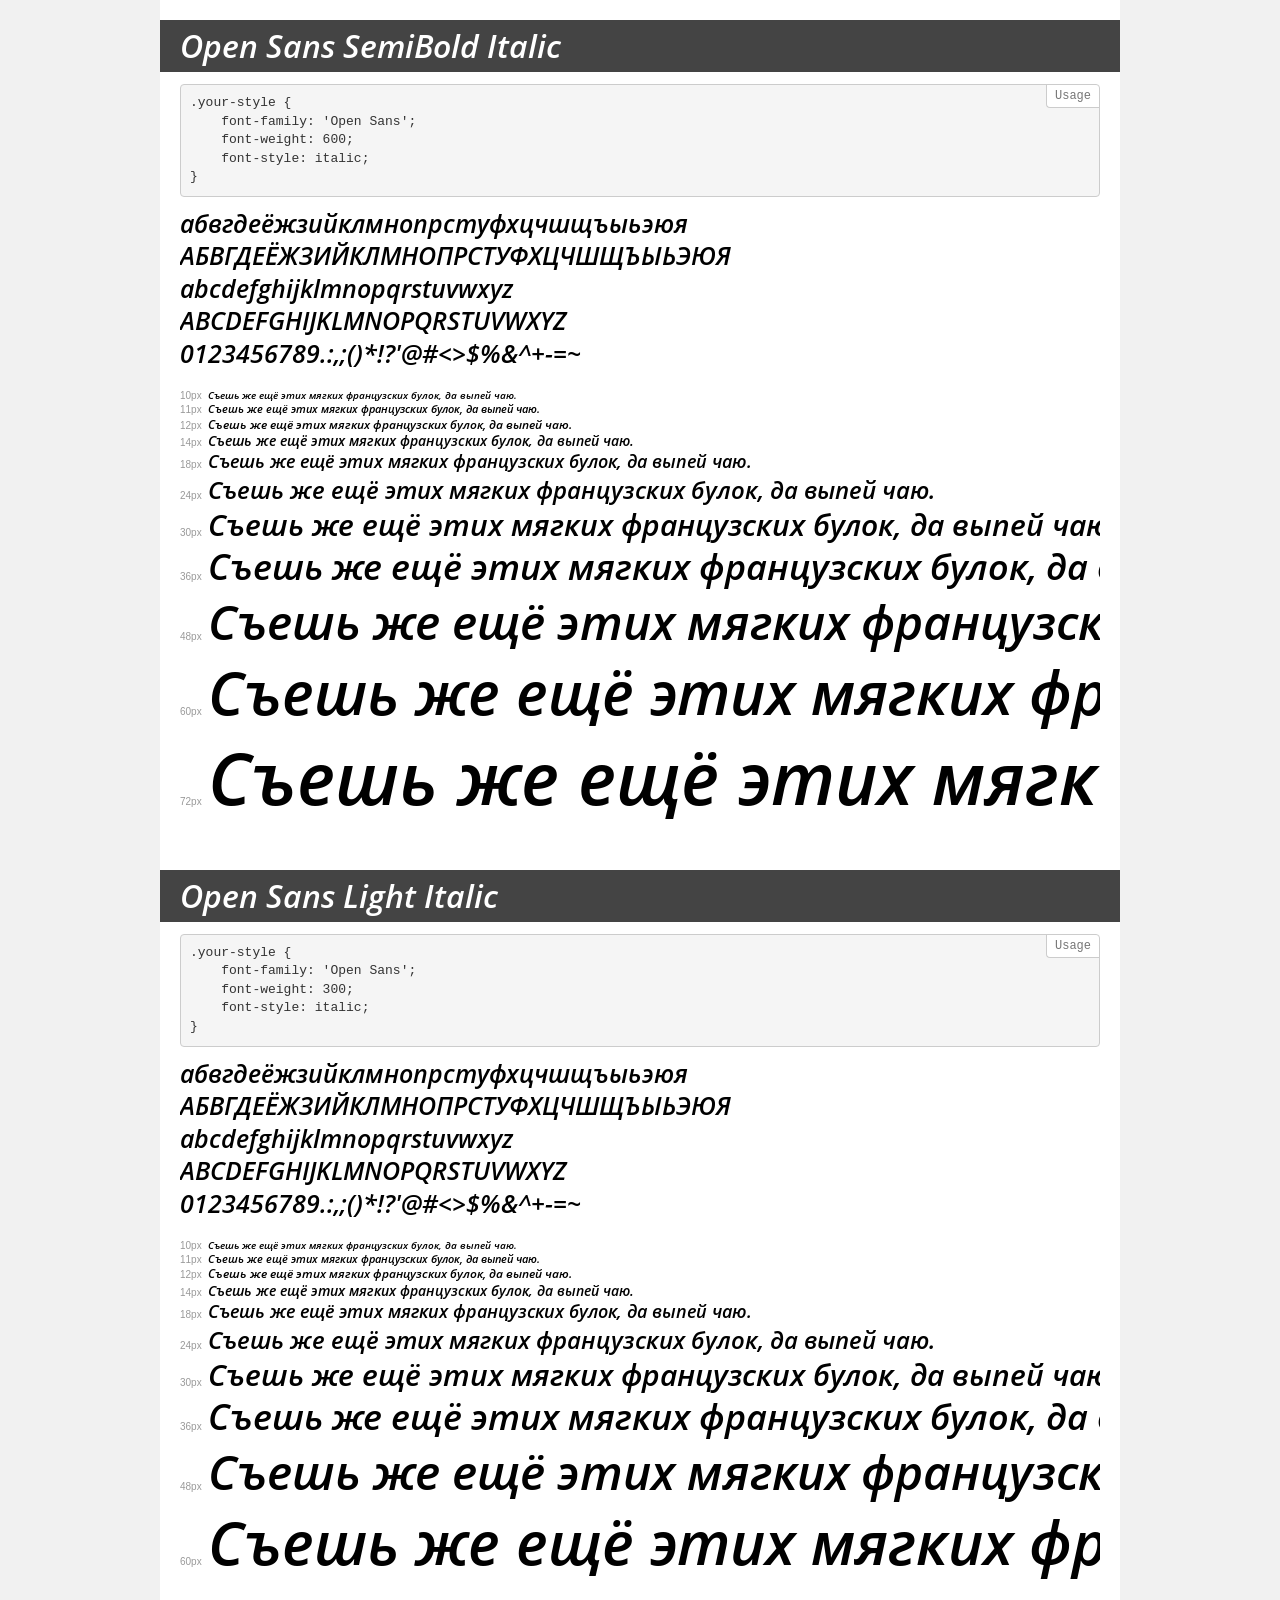
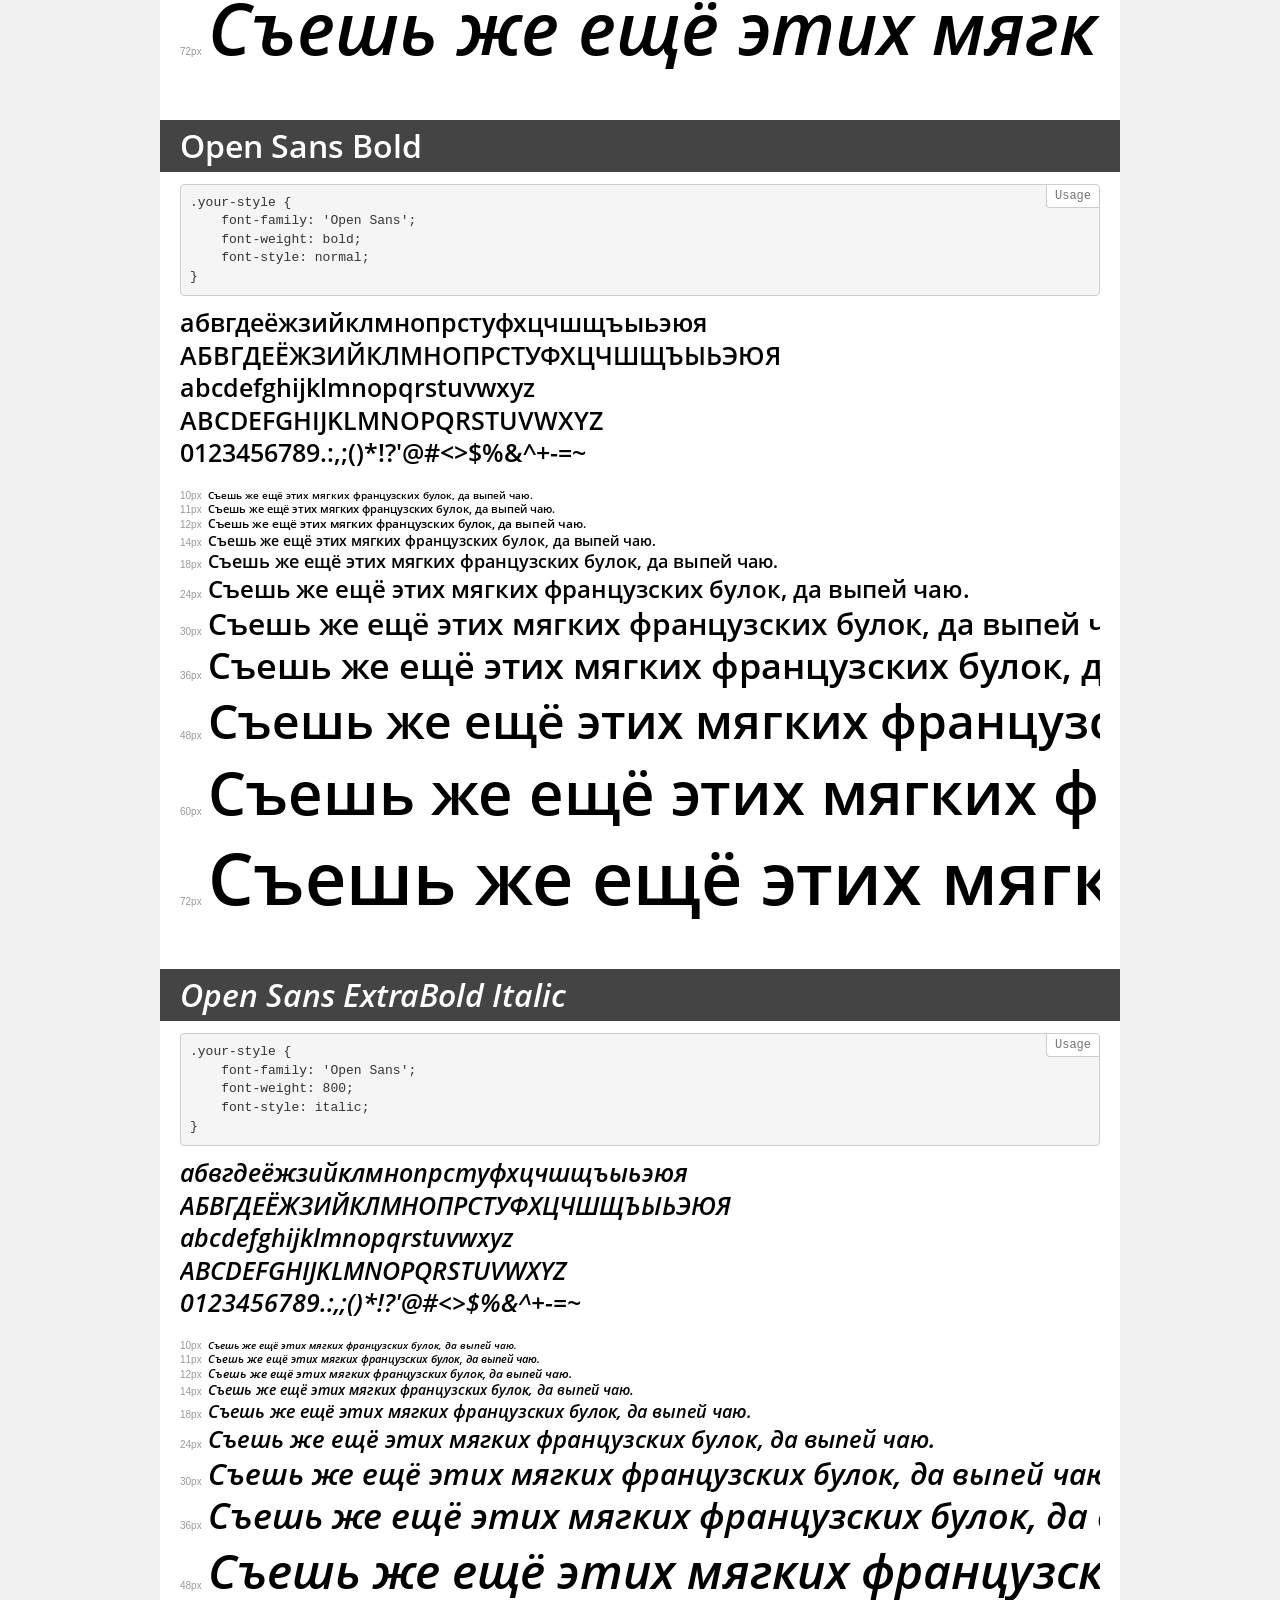
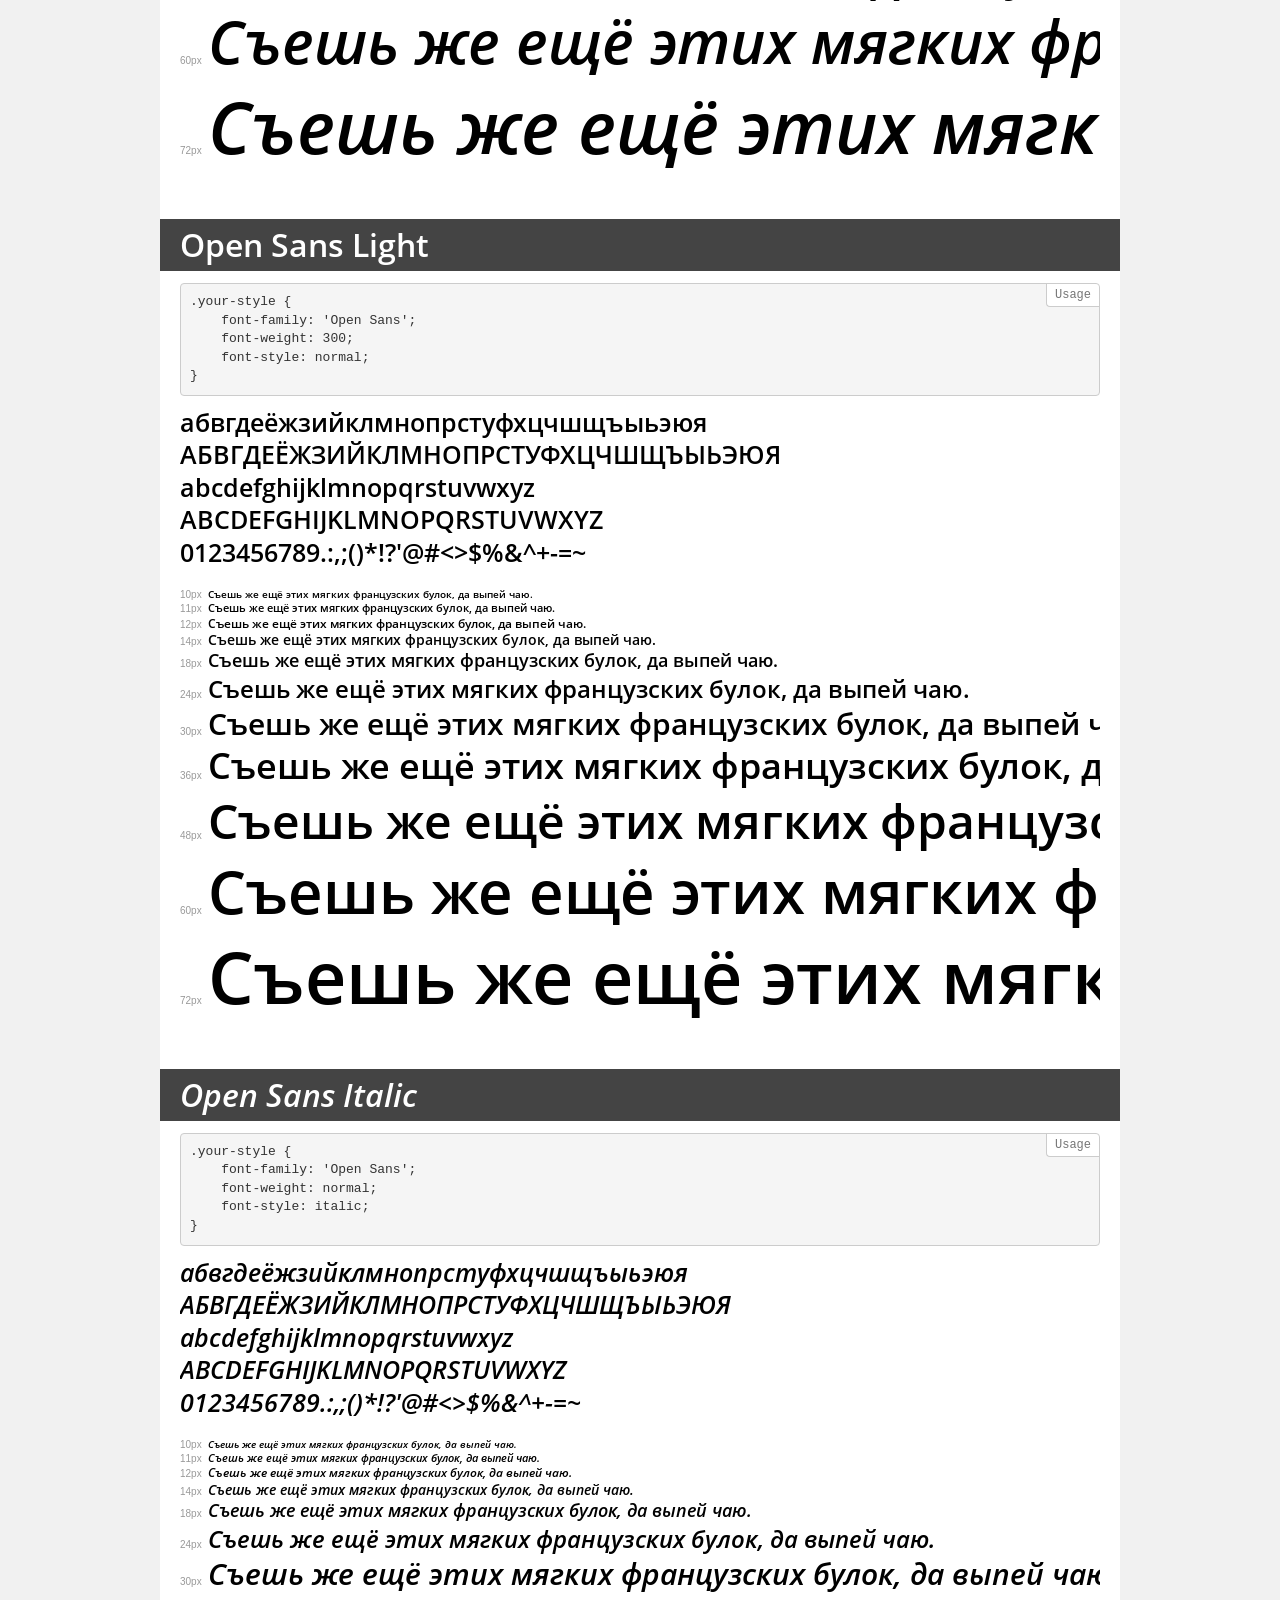
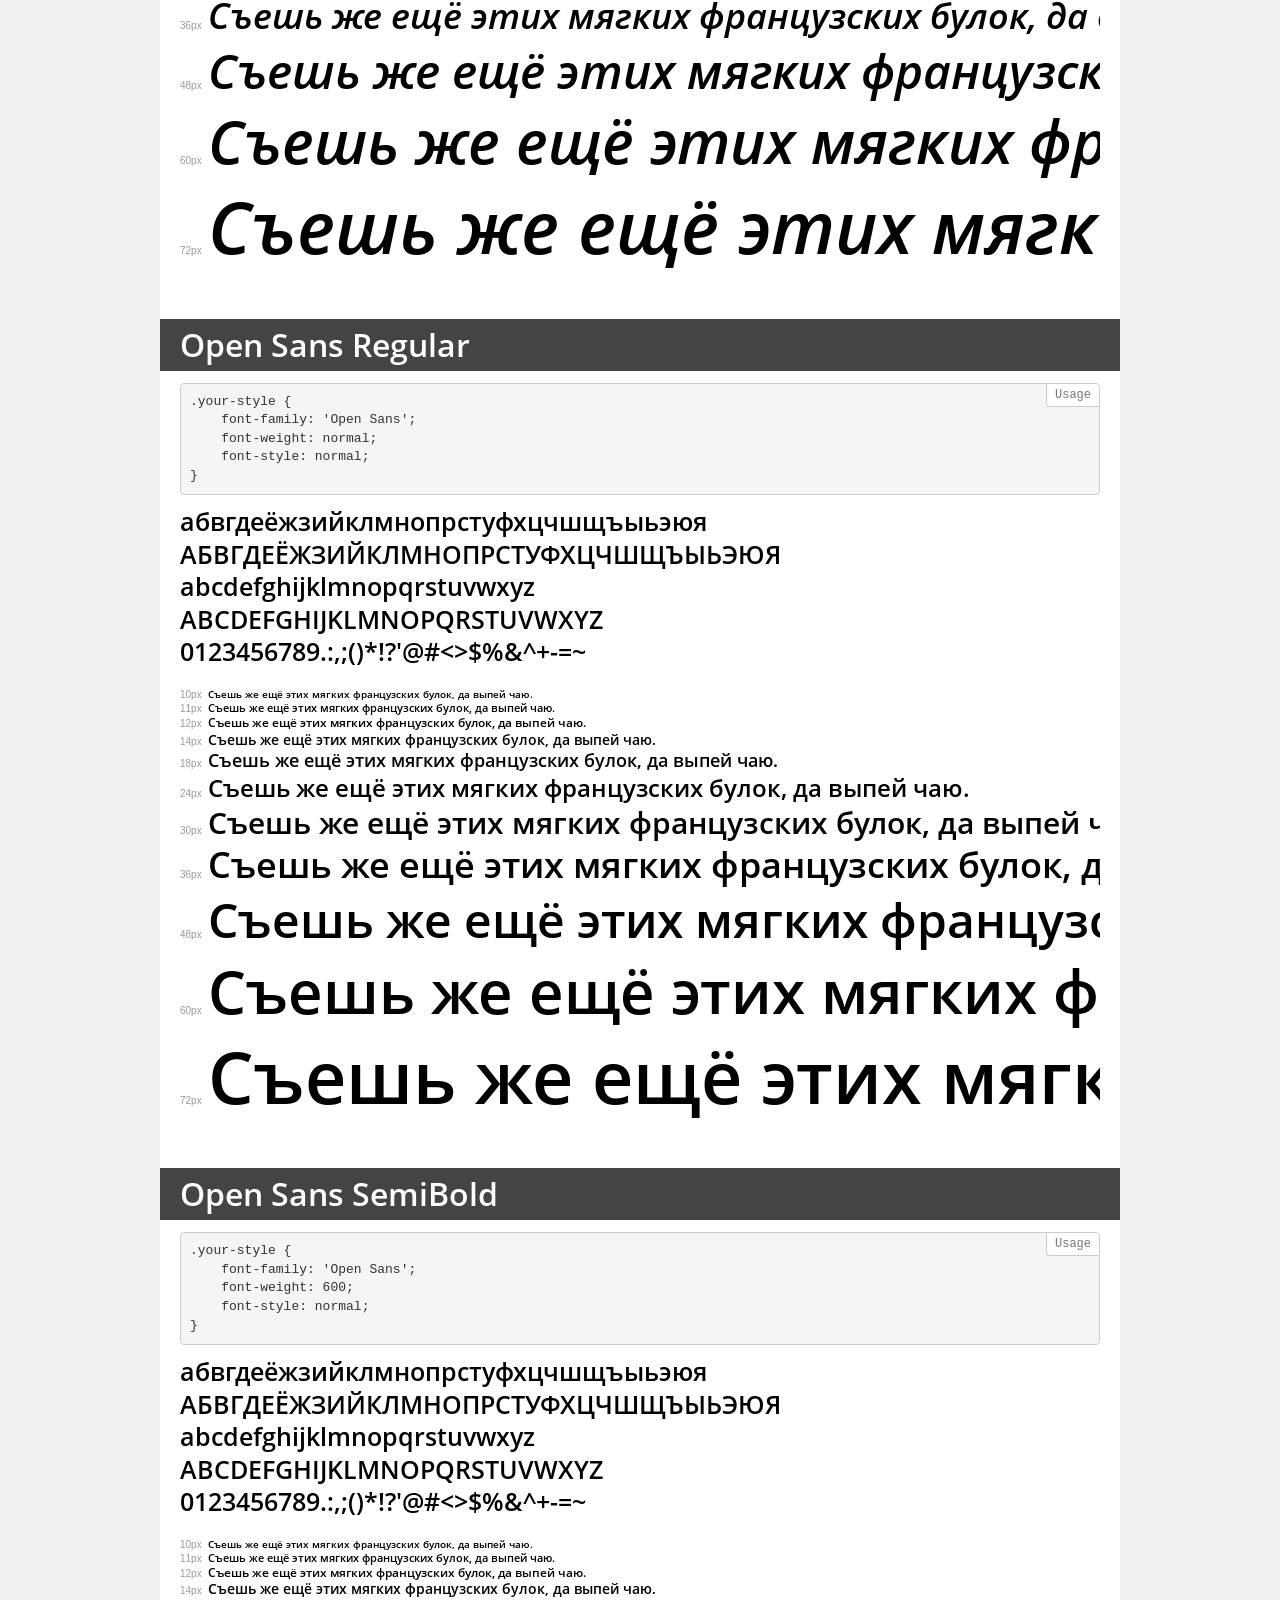
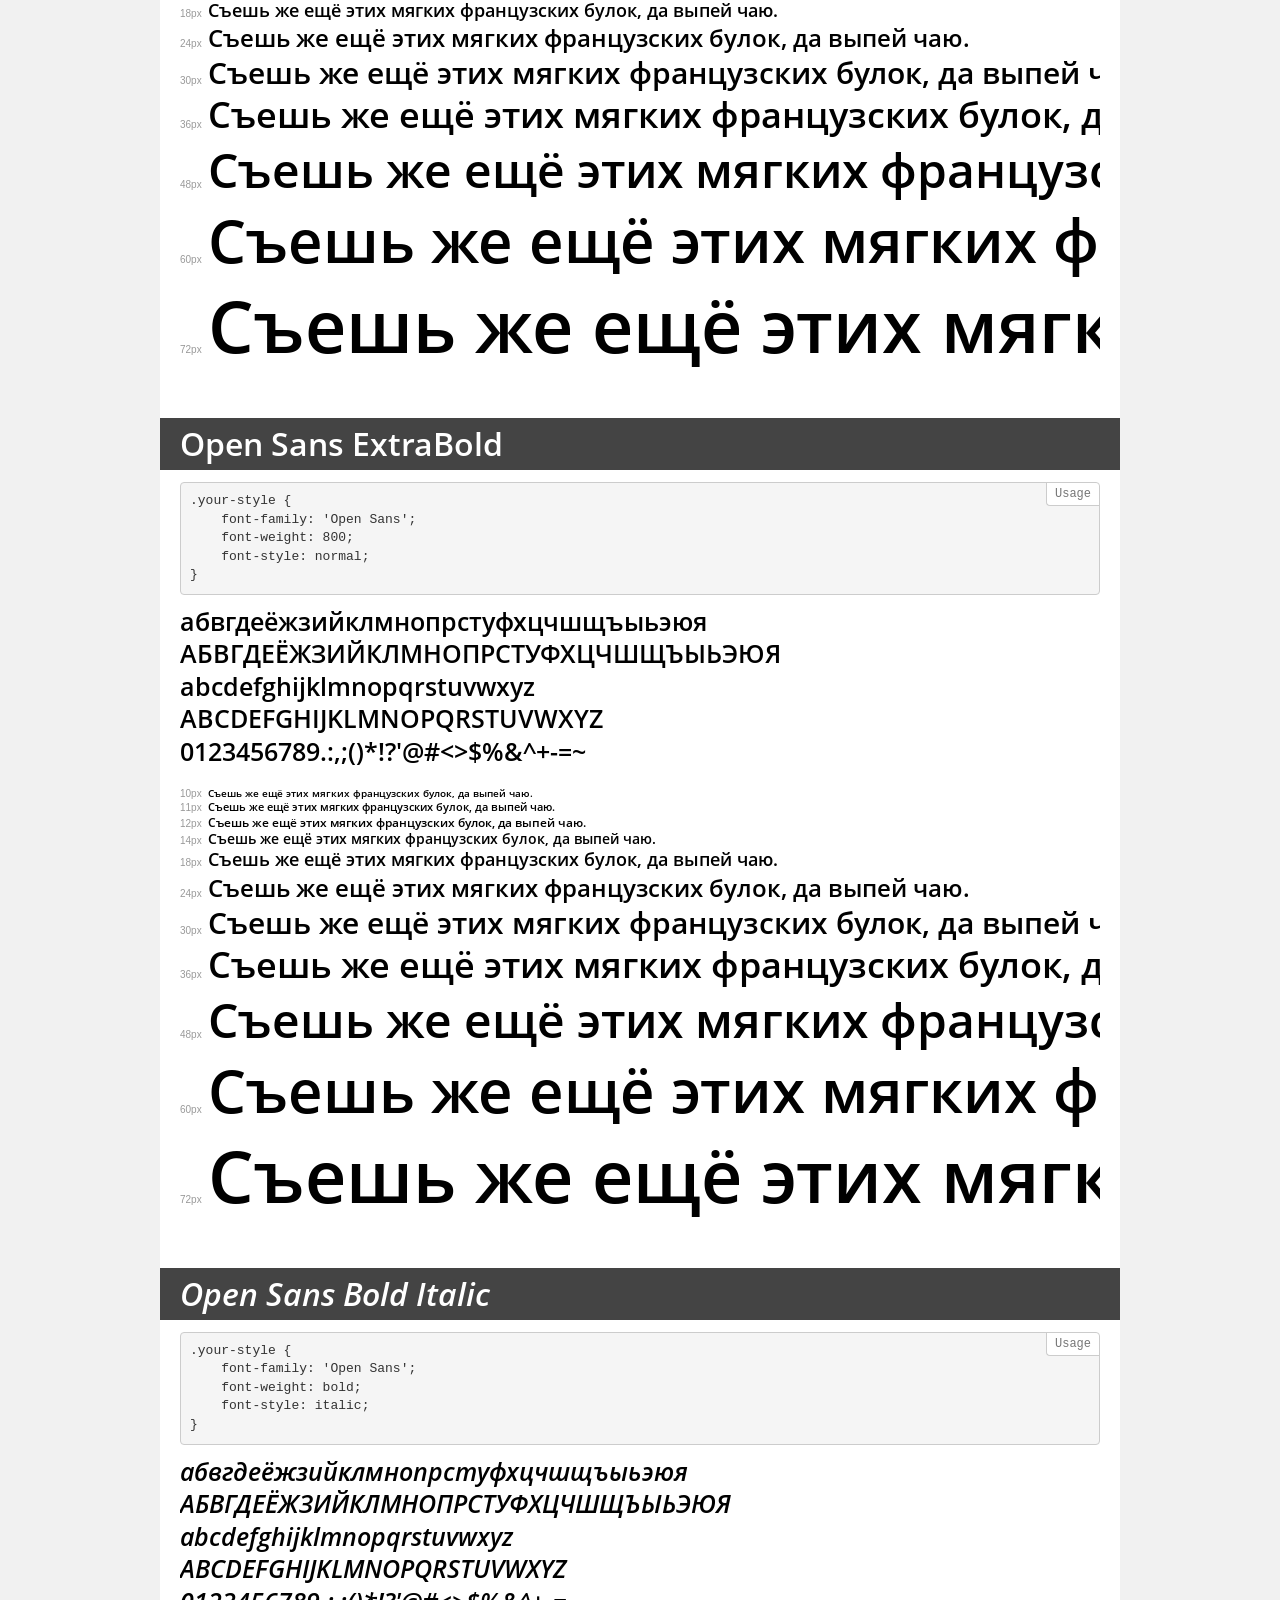
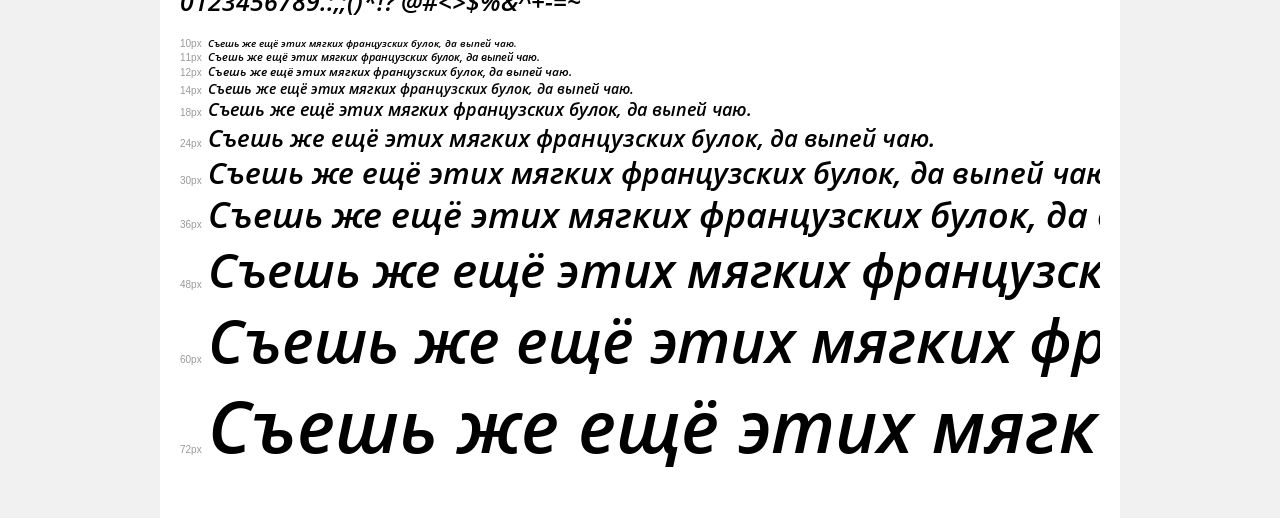
<file: front/src/css/fonts/Open_Sans/demo.html>
<!DOCTYPE html>
<html>
<head>
	<meta charset="utf-8">
	<meta http-equiv="X-UA-Compatible" content="IE=edge">
	<meta name="viewport" content="width=device-width, initial-scale=1">
	<meta name="robots" content="noindex, noarchive">
	<title>Transfonter demo</title>
	<link href="stylesheet.css" rel="stylesheet">
	<style>
		/*
		http://meyerweb.com/eric/tools/css/reset/
		v2.0 | 20110126
		License: none (public domain)
		*/
		html, body, div, span, applet, object, iframe,
		h1, h2, h3, h4, h5, h6, p, blockquote, pre,
		a, abbr, acronym, address, big, cite, code,
		del, dfn, em, img, ins, kbd, q, s, samp,
		small, strike, strong, sub, sup, tt, var,
		b, u, i, center,
		dl, dt, dd, ol, ul, li,
		fieldset, form, label, legend,
		table, caption, tbody, tfoot, thead, tr, th, td,
		article, aside, canvas, details, embed,
		figure, figcaption, footer, header, hgroup,
		menu, nav, output, ruby, section, summary,
		time, mark, audio, video {
			margin: 0;
			padding: 0;
			border: 0;
			font-size: 100%;
			font: inherit;
			vertical-align: baseline;
		}
		/* HTML5 display-role reset for older browsers */
		article, aside, details, figcaption, figure,
		footer, header, hgroup, menu, nav, section {
			display: block;
		}
		body {
			line-height: 1;
		}
		ol, ul {
			list-style: none;
		}
		blockquote, q {
			quotes: none;
		}
		blockquote:before, blockquote:after,
		q:before, q:after {
			content: '';
			content: none;
		}
		table {
			border-collapse: collapse;
			border-spacing: 0;
		}
		/* common styles */
		body {
			background: #f1f1f1;
			color: #000;
		}
		.page {
			background: #fff;
			width: 920px;
			margin: 0 auto;
			padding: 20px 20px 0 20px;
			overflow: hidden;
		}
		.font-container {
			overflow-x: auto;
			overflow-y: hidden;
			margin-bottom: 40px;
			line-height: 1.3;
			white-space: nowrap;
			padding-bottom: 5px;
		}
		h1 {
			position: relative;
			background: #444;
			font-size: 32px;
			color: #fff;
			padding: 10px 20px;
			margin: 0 -20px 12px -20px;
		}
		.letters {
			font-size: 25px;
			margin-bottom: 20px;
		}
		.s10:before {
			content: '10px';
		}
		.s11:before {
			content: '11px';
		}
		.s12:before {
			content: '12px';
		}
		.s14:before {
			content: '14px';
		}
		.s18:before {
			content: '18px';
		}
		.s24:before {
			content: '24px';
		}
		.s30:before {
			content: '30px';
		}
		.s36:before {
			content: '36px';
		}
		.s48:before {
			content: '48px';
		}
		.s60:before {
			content: '60px';
		}
		.s72:before {
			content: '72px';
		}
		.s10:before, .s11:before, .s12:before, .s14:before,
		.s18:before, .s24:before, .s30:before, .s36:before,
		.s48:before, .s60:before, .s72:before {
			font-family: Arial, sans-serif;
			font-size: 10px;
			font-weight: normal;
			font-style: normal;
			color: #999;
			padding-right: 6px;
		}
		pre {
			display: block;
			position: relative;
			padding: 9px;
			margin: 0 0 10px;
			font-family: Monaco, Menlo, Consolas, "Courier New", monospace !important;
			font-size: 13px;
			line-height: 1.428571429;
			color: #333;
			font-weight: normal !important;
			font-style: normal !important;
			background-color: #f5f5f5;
			border: 1px solid #ccc;
			overflow-x: auto;
			border-radius: 4px;
		}
		pre:after {
			display: block;
			position: absolute;
			right: 0;
			top: 0;
			content: 'Usage';
			line-height: 1;
			padding: 5px 8px;
			font-size: 12px;
			color: #767676;
			background-color: #fff;
			border: 1px solid #ccc;
			border-right: none;
			border-top: none;
			border-radius: 0 4px 0 4px;
			z-index: 10;
		}
		/* responsive */
		@media (max-width: 959px) {
			.page {
				width: auto;
				margin: 0;
			}
		}
	</style>
</head>
<body>
<div class="page">
	<div class="demo" style="font-family: 'Open Sans'; font-weight: 600; font-style: italic;">
		<h1>Open Sans SemiBold Italic</h1>
		<pre>.your-style {
    font-family: 'Open Sans';
    font-weight: 600;
    font-style: italic;
}</pre>
		<div class="font-container">
			<p class="letters">
				абвгдеёжзийклмнопрстуфхцчшщъыьэюя <br />
				АБВГДЕЁЖЗИЙКЛМНОПРСТУФХЦЧШЩЪЫЬЭЮЯ <br />
				abcdefghijklmnopqrstuvwxyz <br />
				ABCDEFGHIJKLMNOPQRSTUVWXYZ <br />				0123456789.:,;()*!?'@#<>$%&^+-=~
			</p>
			<p class="s10" style="font-size: 10px;">Съешь же ещё этих мягких французских булок, да выпей чаю.</p>
			<p class="s11" style="font-size: 11px;">Съешь же ещё этих мягких французских булок, да выпей чаю.</p>
			<p class="s12" style="font-size: 12px;">Съешь же ещё этих мягких французских булок, да выпей чаю.</p>
			<p class="s14" style="font-size: 14px;">Съешь же ещё этих мягких французских булок, да выпей чаю.</p>
			<p class="s18" style="font-size: 18px;">Съешь же ещё этих мягких французских булок, да выпей чаю.</p>
			<p class="s24" style="font-size: 24px;">Съешь же ещё этих мягких французских булок, да выпей чаю.</p>
			<p class="s30" style="font-size: 30px;">Съешь же ещё этих мягких французских булок, да выпей чаю.</p>
			<p class="s36" style="font-size: 36px;">Съешь же ещё этих мягких французских булок, да выпей чаю.</p>
			<p class="s48" style="font-size: 48px;">Съешь же ещё этих мягких французских булок, да выпей чаю.</p>
			<p class="s60" style="font-size: 60px;">Съешь же ещё этих мягких французских булок, да выпей чаю.</p>
			<p class="s72" style="font-size: 72px;">Съешь же ещё этих мягких французских булок, да выпей чаю.</p>
		</div>
	</div>
	<div class="demo" style="font-family: 'Open Sans'; font-weight: 300; font-style: italic;">
		<h1>Open Sans Light Italic</h1>
		<pre>.your-style {
    font-family: 'Open Sans';
    font-weight: 300;
    font-style: italic;
}</pre>
		<div class="font-container">
			<p class="letters">
				абвгдеёжзийклмнопрстуфхцчшщъыьэюя <br />
				АБВГДЕЁЖЗИЙКЛМНОПРСТУФХЦЧШЩЪЫЬЭЮЯ <br />
				abcdefghijklmnopqrstuvwxyz <br />
				ABCDEFGHIJKLMNOPQRSTUVWXYZ <br />				0123456789.:,;()*!?'@#<>$%&^+-=~
			</p>
			<p class="s10" style="font-size: 10px;">Съешь же ещё этих мягких французских булок, да выпей чаю.</p>
			<p class="s11" style="font-size: 11px;">Съешь же ещё этих мягких французских булок, да выпей чаю.</p>
			<p class="s12" style="font-size: 12px;">Съешь же ещё этих мягких французских булок, да выпей чаю.</p>
			<p class="s14" style="font-size: 14px;">Съешь же ещё этих мягких французских булок, да выпей чаю.</p>
			<p class="s18" style="font-size: 18px;">Съешь же ещё этих мягких французских булок, да выпей чаю.</p>
			<p class="s24" style="font-size: 24px;">Съешь же ещё этих мягких французских булок, да выпей чаю.</p>
			<p class="s30" style="font-size: 30px;">Съешь же ещё этих мягких французских булок, да выпей чаю.</p>
			<p class="s36" style="font-size: 36px;">Съешь же ещё этих мягких французских булок, да выпей чаю.</p>
			<p class="s48" style="font-size: 48px;">Съешь же ещё этих мягких французских булок, да выпей чаю.</p>
			<p class="s60" style="font-size: 60px;">Съешь же ещё этих мягких французских булок, да выпей чаю.</p>
			<p class="s72" style="font-size: 72px;">Съешь же ещё этих мягких французских булок, да выпей чаю.</p>
		</div>
	</div>
	<div class="demo" style="font-family: 'Open Sans'; font-weight: bold; font-style: normal;">
		<h1>Open Sans Bold</h1>
		<pre>.your-style {
    font-family: 'Open Sans';
    font-weight: bold;
    font-style: normal;
}</pre>
		<div class="font-container">
			<p class="letters">
				абвгдеёжзийклмнопрстуфхцчшщъыьэюя <br />
				АБВГДЕЁЖЗИЙКЛМНОПРСТУФХЦЧШЩЪЫЬЭЮЯ <br />
				abcdefghijklmnopqrstuvwxyz <br />
				ABCDEFGHIJKLMNOPQRSTUVWXYZ <br />				0123456789.:,;()*!?'@#<>$%&^+-=~
			</p>
			<p class="s10" style="font-size: 10px;">Съешь же ещё этих мягких французских булок, да выпей чаю.</p>
			<p class="s11" style="font-size: 11px;">Съешь же ещё этих мягких французских булок, да выпей чаю.</p>
			<p class="s12" style="font-size: 12px;">Съешь же ещё этих мягких французских булок, да выпей чаю.</p>
			<p class="s14" style="font-size: 14px;">Съешь же ещё этих мягких французских булок, да выпей чаю.</p>
			<p class="s18" style="font-size: 18px;">Съешь же ещё этих мягких французских булок, да выпей чаю.</p>
			<p class="s24" style="font-size: 24px;">Съешь же ещё этих мягких французских булок, да выпей чаю.</p>
			<p class="s30" style="font-size: 30px;">Съешь же ещё этих мягких французских булок, да выпей чаю.</p>
			<p class="s36" style="font-size: 36px;">Съешь же ещё этих мягких французских булок, да выпей чаю.</p>
			<p class="s48" style="font-size: 48px;">Съешь же ещё этих мягких французских булок, да выпей чаю.</p>
			<p class="s60" style="font-size: 60px;">Съешь же ещё этих мягких французских булок, да выпей чаю.</p>
			<p class="s72" style="font-size: 72px;">Съешь же ещё этих мягких французских булок, да выпей чаю.</p>
		</div>
	</div>
	<div class="demo" style="font-family: 'Open Sans'; font-weight: 800; font-style: italic;">
		<h1>Open Sans ExtraBold Italic</h1>
		<pre>.your-style {
    font-family: 'Open Sans';
    font-weight: 800;
    font-style: italic;
}</pre>
		<div class="font-container">
			<p class="letters">
				абвгдеёжзийклмнопрстуфхцчшщъыьэюя <br />
				АБВГДЕЁЖЗИЙКЛМНОПРСТУФХЦЧШЩЪЫЬЭЮЯ <br />
				abcdefghijklmnopqrstuvwxyz <br />
				ABCDEFGHIJKLMNOPQRSTUVWXYZ <br />				0123456789.:,;()*!?'@#<>$%&^+-=~
			</p>
			<p class="s10" style="font-size: 10px;">Съешь же ещё этих мягких французских булок, да выпей чаю.</p>
			<p class="s11" style="font-size: 11px;">Съешь же ещё этих мягких французских булок, да выпей чаю.</p>
			<p class="s12" style="font-size: 12px;">Съешь же ещё этих мягких французских булок, да выпей чаю.</p>
			<p class="s14" style="font-size: 14px;">Съешь же ещё этих мягких французских булок, да выпей чаю.</p>
			<p class="s18" style="font-size: 18px;">Съешь же ещё этих мягких французских булок, да выпей чаю.</p>
			<p class="s24" style="font-size: 24px;">Съешь же ещё этих мягких французских булок, да выпей чаю.</p>
			<p class="s30" style="font-size: 30px;">Съешь же ещё этих мягких французских булок, да выпей чаю.</p>
			<p class="s36" style="font-size: 36px;">Съешь же ещё этих мягких французских булок, да выпей чаю.</p>
			<p class="s48" style="font-size: 48px;">Съешь же ещё этих мягких французских булок, да выпей чаю.</p>
			<p class="s60" style="font-size: 60px;">Съешь же ещё этих мягких французских булок, да выпей чаю.</p>
			<p class="s72" style="font-size: 72px;">Съешь же ещё этих мягких французских булок, да выпей чаю.</p>
		</div>
	</div>
	<div class="demo" style="font-family: 'Open Sans'; font-weight: 300; font-style: normal;">
		<h1>Open Sans Light</h1>
		<pre>.your-style {
    font-family: 'Open Sans';
    font-weight: 300;
    font-style: normal;
}</pre>
		<div class="font-container">
			<p class="letters">
				абвгдеёжзийклмнопрстуфхцчшщъыьэюя <br />
				АБВГДЕЁЖЗИЙКЛМНОПРСТУФХЦЧШЩЪЫЬЭЮЯ <br />
				abcdefghijklmnopqrstuvwxyz <br />
				ABCDEFGHIJKLMNOPQRSTUVWXYZ <br />				0123456789.:,;()*!?'@#<>$%&^+-=~
			</p>
			<p class="s10" style="font-size: 10px;">Съешь же ещё этих мягких французских булок, да выпей чаю.</p>
			<p class="s11" style="font-size: 11px;">Съешь же ещё этих мягких французских булок, да выпей чаю.</p>
			<p class="s12" style="font-size: 12px;">Съешь же ещё этих мягких французских булок, да выпей чаю.</p>
			<p class="s14" style="font-size: 14px;">Съешь же ещё этих мягких французских булок, да выпей чаю.</p>
			<p class="s18" style="font-size: 18px;">Съешь же ещё этих мягких французских булок, да выпей чаю.</p>
			<p class="s24" style="font-size: 24px;">Съешь же ещё этих мягких французских булок, да выпей чаю.</p>
			<p class="s30" style="font-size: 30px;">Съешь же ещё этих мягких французских булок, да выпей чаю.</p>
			<p class="s36" style="font-size: 36px;">Съешь же ещё этих мягких французских булок, да выпей чаю.</p>
			<p class="s48" style="font-size: 48px;">Съешь же ещё этих мягких французских булок, да выпей чаю.</p>
			<p class="s60" style="font-size: 60px;">Съешь же ещё этих мягких французских булок, да выпей чаю.</p>
			<p class="s72" style="font-size: 72px;">Съешь же ещё этих мягких французских булок, да выпей чаю.</p>
		</div>
	</div>
	<div class="demo" style="font-family: 'Open Sans'; font-weight: normal; font-style: italic;">
		<h1>Open Sans Italic</h1>
		<pre>.your-style {
    font-family: 'Open Sans';
    font-weight: normal;
    font-style: italic;
}</pre>
		<div class="font-container">
			<p class="letters">
				абвгдеёжзийклмнопрстуфхцчшщъыьэюя <br />
				АБВГДЕЁЖЗИЙКЛМНОПРСТУФХЦЧШЩЪЫЬЭЮЯ <br />
				abcdefghijklmnopqrstuvwxyz <br />
				ABCDEFGHIJKLMNOPQRSTUVWXYZ <br />				0123456789.:,;()*!?'@#<>$%&^+-=~
			</p>
			<p class="s10" style="font-size: 10px;">Съешь же ещё этих мягких французских булок, да выпей чаю.</p>
			<p class="s11" style="font-size: 11px;">Съешь же ещё этих мягких французских булок, да выпей чаю.</p>
			<p class="s12" style="font-size: 12px;">Съешь же ещё этих мягких французских булок, да выпей чаю.</p>
			<p class="s14" style="font-size: 14px;">Съешь же ещё этих мягких французских булок, да выпей чаю.</p>
			<p class="s18" style="font-size: 18px;">Съешь же ещё этих мягких французских булок, да выпей чаю.</p>
			<p class="s24" style="font-size: 24px;">Съешь же ещё этих мягких французских булок, да выпей чаю.</p>
			<p class="s30" style="font-size: 30px;">Съешь же ещё этих мягких французских булок, да выпей чаю.</p>
			<p class="s36" style="font-size: 36px;">Съешь же ещё этих мягких французских булок, да выпей чаю.</p>
			<p class="s48" style="font-size: 48px;">Съешь же ещё этих мягких французских булок, да выпей чаю.</p>
			<p class="s60" style="font-size: 60px;">Съешь же ещё этих мягких французских булок, да выпей чаю.</p>
			<p class="s72" style="font-size: 72px;">Съешь же ещё этих мягких французских булок, да выпей чаю.</p>
		</div>
	</div>
	<div class="demo" style="font-family: 'Open Sans'; font-weight: normal; font-style: normal;">
		<h1>Open Sans Regular</h1>
		<pre>.your-style {
    font-family: 'Open Sans';
    font-weight: normal;
    font-style: normal;
}</pre>
		<div class="font-container">
			<p class="letters">
				абвгдеёжзийклмнопрстуфхцчшщъыьэюя <br />
				АБВГДЕЁЖЗИЙКЛМНОПРСТУФХЦЧШЩЪЫЬЭЮЯ <br />
				abcdefghijklmnopqrstuvwxyz <br />
				ABCDEFGHIJKLMNOPQRSTUVWXYZ <br />				0123456789.:,;()*!?'@#<>$%&^+-=~
			</p>
			<p class="s10" style="font-size: 10px;">Съешь же ещё этих мягких французских булок, да выпей чаю.</p>
			<p class="s11" style="font-size: 11px;">Съешь же ещё этих мягких французских булок, да выпей чаю.</p>
			<p class="s12" style="font-size: 12px;">Съешь же ещё этих мягких французских булок, да выпей чаю.</p>
			<p class="s14" style="font-size: 14px;">Съешь же ещё этих мягких французских булок, да выпей чаю.</p>
			<p class="s18" style="font-size: 18px;">Съешь же ещё этих мягких французских булок, да выпей чаю.</p>
			<p class="s24" style="font-size: 24px;">Съешь же ещё этих мягких французских булок, да выпей чаю.</p>
			<p class="s30" style="font-size: 30px;">Съешь же ещё этих мягких французских булок, да выпей чаю.</p>
			<p class="s36" style="font-size: 36px;">Съешь же ещё этих мягких французских булок, да выпей чаю.</p>
			<p class="s48" style="font-size: 48px;">Съешь же ещё этих мягких французских булок, да выпей чаю.</p>
			<p class="s60" style="font-size: 60px;">Съешь же ещё этих мягких французских булок, да выпей чаю.</p>
			<p class="s72" style="font-size: 72px;">Съешь же ещё этих мягких французских булок, да выпей чаю.</p>
		</div>
	</div>
	<div class="demo" style="font-family: 'Open Sans'; font-weight: 600; font-style: normal;">
		<h1>Open Sans SemiBold</h1>
		<pre>.your-style {
    font-family: 'Open Sans';
    font-weight: 600;
    font-style: normal;
}</pre>
		<div class="font-container">
			<p class="letters">
				абвгдеёжзийклмнопрстуфхцчшщъыьэюя <br />
				АБВГДЕЁЖЗИЙКЛМНОПРСТУФХЦЧШЩЪЫЬЭЮЯ <br />
				abcdefghijklmnopqrstuvwxyz <br />
				ABCDEFGHIJKLMNOPQRSTUVWXYZ <br />				0123456789.:,;()*!?'@#<>$%&^+-=~
			</p>
			<p class="s10" style="font-size: 10px;">Съешь же ещё этих мягких французских булок, да выпей чаю.</p>
			<p class="s11" style="font-size: 11px;">Съешь же ещё этих мягких французских булок, да выпей чаю.</p>
			<p class="s12" style="font-size: 12px;">Съешь же ещё этих мягких французских булок, да выпей чаю.</p>
			<p class="s14" style="font-size: 14px;">Съешь же ещё этих мягких французских булок, да выпей чаю.</p>
			<p class="s18" style="font-size: 18px;">Съешь же ещё этих мягких французских булок, да выпей чаю.</p>
			<p class="s24" style="font-size: 24px;">Съешь же ещё этих мягких французских булок, да выпей чаю.</p>
			<p class="s30" style="font-size: 30px;">Съешь же ещё этих мягких французских булок, да выпей чаю.</p>
			<p class="s36" style="font-size: 36px;">Съешь же ещё этих мягких французских булок, да выпей чаю.</p>
			<p class="s48" style="font-size: 48px;">Съешь же ещё этих мягких французских булок, да выпей чаю.</p>
			<p class="s60" style="font-size: 60px;">Съешь же ещё этих мягких французских булок, да выпей чаю.</p>
			<p class="s72" style="font-size: 72px;">Съешь же ещё этих мягких французских булок, да выпей чаю.</p>
		</div>
	</div>
	<div class="demo" style="font-family: 'Open Sans'; font-weight: 800; font-style: normal;">
		<h1>Open Sans ExtraBold</h1>
		<pre>.your-style {
    font-family: 'Open Sans';
    font-weight: 800;
    font-style: normal;
}</pre>
		<div class="font-container">
			<p class="letters">
				абвгдеёжзийклмнопрстуфхцчшщъыьэюя <br />
				АБВГДЕЁЖЗИЙКЛМНОПРСТУФХЦЧШЩЪЫЬЭЮЯ <br />
				abcdefghijklmnopqrstuvwxyz <br />
				ABCDEFGHIJKLMNOPQRSTUVWXYZ <br />				0123456789.:,;()*!?'@#<>$%&^+-=~
			</p>
			<p class="s10" style="font-size: 10px;">Съешь же ещё этих мягких французских булок, да выпей чаю.</p>
			<p class="s11" style="font-size: 11px;">Съешь же ещё этих мягких французских булок, да выпей чаю.</p>
			<p class="s12" style="font-size: 12px;">Съешь же ещё этих мягких французских булок, да выпей чаю.</p>
			<p class="s14" style="font-size: 14px;">Съешь же ещё этих мягких французских булок, да выпей чаю.</p>
			<p class="s18" style="font-size: 18px;">Съешь же ещё этих мягких французских булок, да выпей чаю.</p>
			<p class="s24" style="font-size: 24px;">Съешь же ещё этих мягких французских булок, да выпей чаю.</p>
			<p class="s30" style="font-size: 30px;">Съешь же ещё этих мягких французских булок, да выпей чаю.</p>
			<p class="s36" style="font-size: 36px;">Съешь же ещё этих мягких французских булок, да выпей чаю.</p>
			<p class="s48" style="font-size: 48px;">Съешь же ещё этих мягких французских булок, да выпей чаю.</p>
			<p class="s60" style="font-size: 60px;">Съешь же ещё этих мягких французских булок, да выпей чаю.</p>
			<p class="s72" style="font-size: 72px;">Съешь же ещё этих мягких французских булок, да выпей чаю.</p>
		</div>
	</div>
	<div class="demo" style="font-family: 'Open Sans'; font-weight: bold; font-style: italic;">
		<h1>Open Sans Bold Italic</h1>
		<pre>.your-style {
    font-family: 'Open Sans';
    font-weight: bold;
    font-style: italic;
}</pre>
		<div class="font-container">
			<p class="letters">
				абвгдеёжзийклмнопрстуфхцчшщъыьэюя <br />
				АБВГДЕЁЖЗИЙКЛМНОПРСТУФХЦЧШЩЪЫЬЭЮЯ <br />
				abcdefghijklmnopqrstuvwxyz <br />
				ABCDEFGHIJKLMNOPQRSTUVWXYZ <br />				0123456789.:,;()*!?'@#<>$%&^+-=~
			</p>
			<p class="s10" style="font-size: 10px;">Съешь же ещё этих мягких французских булок, да выпей чаю.</p>
			<p class="s11" style="font-size: 11px;">Съешь же ещё этих мягких французских булок, да выпей чаю.</p>
			<p class="s12" style="font-size: 12px;">Съешь же ещё этих мягких французских булок, да выпей чаю.</p>
			<p class="s14" style="font-size: 14px;">Съешь же ещё этих мягких французских булок, да выпей чаю.</p>
			<p class="s18" style="font-size: 18px;">Съешь же ещё этих мягких французских булок, да выпей чаю.</p>
			<p class="s24" style="font-size: 24px;">Съешь же ещё этих мягких французских булок, да выпей чаю.</p>
			<p class="s30" style="font-size: 30px;">Съешь же ещё этих мягких французских булок, да выпей чаю.</p>
			<p class="s36" style="font-size: 36px;">Съешь же ещё этих мягких французских булок, да выпей чаю.</p>
			<p class="s48" style="font-size: 48px;">Съешь же ещё этих мягких французских булок, да выпей чаю.</p>
			<p class="s60" style="font-size: 60px;">Съешь же ещё этих мягких французских булок, да выпей чаю.</p>
			<p class="s72" style="font-size: 72px;">Съешь же ещё этих мягких французских булок, да выпей чаю.</p>
		</div>
	</div>
</div>
</body>
</html>
</file>
<file: front/src/css/fonts/Open_Sans/stylesheet.css>
/* This stylesheet generated by Transfonter (https://transfonter.org) on October 3, 2017 10:08 PM */

@font-face {
	font-family: 'Open Sans';
	src: url('OpenSans-SemiBoldItalic.eot');
	src: local('Open Sans SemiBold Italic'), local('OpenSans-SemiBoldItalic'),
		url('OpenSans-SemiBoldItalic.eot?#iefix') format('embedded-opentype'),
		url('OpenSans-SemiBoldItalic.woff') format('woff'),
		url('OpenSans-SemiBoldItalic.ttf') format('truetype');
	font-weight: 600;
	font-style: italic;
}

@font-face {
	font-family: 'Open Sans';
	src: url('OpenSans-SemiBold.eot');
	src: local('Open Sans SemiBold'), local('OpenSans-SemiBold'),
		url('OpenSans-SemiBold.eot?#iefix') format('embedded-opentype'),
		url('OpenSans-SemiBold.woff') format('woff'),
		url('OpenSans-SemiBold.ttf') format('truetype');
	font-weight: 600;
	font-style: normal;
}
</file>
